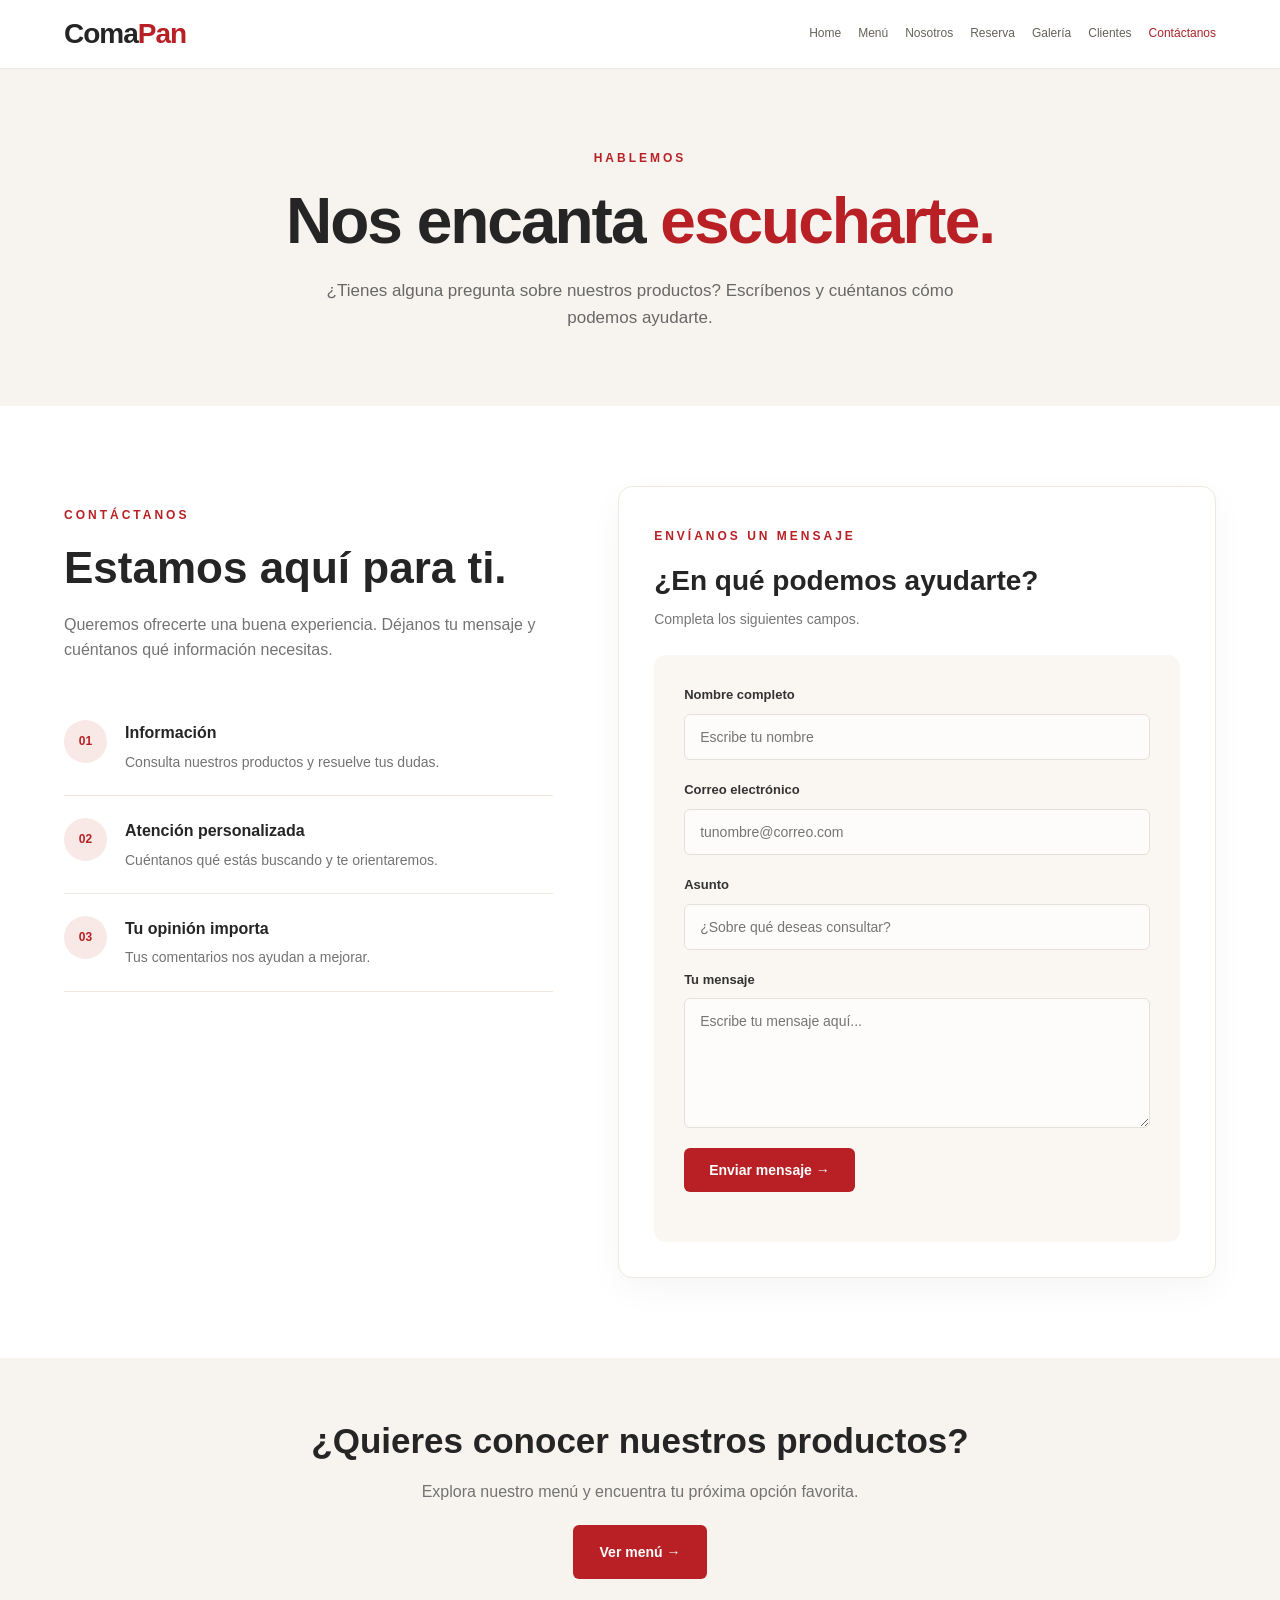
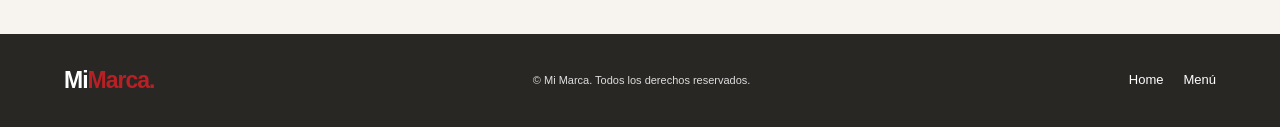
<file: contactanos.html>
<!DOCTYPE html>
<html lang="es">
<head>
  <meta charset="UTF-8">
  <meta name="viewport" content="width=device-width, initial-scale=1.0">
  <title>Contáctanos | Coma Pan</title>
  <link rel="stylesheet" href="styles.css">
  <script src="script.js" defer></script>
</head>
<body>

  <header class="header">
    <div class="container nav-container">
      <a href="index.html" class="logo">Coma<span>Pan</span></a>

      <nav class="nav-links">
        <a href="index.html">Home</a>
        <a href="productos.html">Menú</a>
        <a href="#" class="inactive-link">Nosotros</a>
        <a href="#" class="inactive-link">Reserva</a>
        <a href="#" class="inactive-link">Galería</a>
        <a href="#" class="inactive-link">Clientes</a>
        <a href="contactanos.html" class="active">Contáctanos</a>
      </nav>
    </div>
  </header>

  <main>
    <section class="contact-hero">
      <div class="container contact-hero-content">
        <span class="eyebrow">HABLEMOS</span>
        <h1>Nos encanta <span>escucharte.</span></h1>
        <p>
          ¿Tienes alguna pregunta sobre nuestros productos?
          Escríbenos y cuéntanos cómo podemos ayudarte.
        </p>
      </div>
    </section>

    <section class="contact-main">
      <div class="container contact-layout">

        <div class="contact-intro">
          <span class="eyebrow">CONTÁCTANOS</span>
          <h2>Estamos aquí para ti.</h2>
          <p>
            Queremos ofrecerte una buena experiencia. Déjanos tu mensaje
            y cuéntanos qué información necesitas.
          </p>

          <div class="contact-detail">
            <div class="contact-detail-icon">01</div>
            <div>
              <h3>Información</h3>
              <p>Consulta nuestros productos y resuelve tus dudas.</p>
            </div>
          </div>

          <div class="contact-detail">
            <div class="contact-detail-icon">02</div>
            <div>
              <h3>Atención personalizada</h3>
              <p>Cuéntanos qué estás buscando y te orientaremos.</p>
            </div>
          </div>

          <div class="contact-detail">
            <div class="contact-detail-icon">03</div>
            <div>
              <h3>Tu opinión importa</h3>
              <p>Tus comentarios nos ayudan a mejorar.</p>
            </div>
          </div>
        </div>

        <div class="contact-form-card">
          <span class="eyebrow">ENVÍANOS UN MENSAJE</span>
          <h2>¿En qué podemos ayudarte?</h2>
          <p class="contact-form-description">
            Completa los siguientes campos.
          </p>

          <form id="contactForm" class="contact-form">
            <div class="form-field">
              <label for="name">Nombre completo</label>
              <input
                type="text"
                id="name"
                name="name"
                placeholder="Escribe tu nombre"
                required
              >
            </div>

            <div class="form-field">
              <label for="email">Correo electrónico</label>
              <input
                type="email"
                id="email"
                name="email"
                placeholder="tunombre@correo.com"
                required
              >
            </div>

            <div class="form-field">
              <label for="subject">Asunto</label>
              <input
                type="text"
                id="subject"
                name="subject"
                placeholder="¿Sobre qué deseas consultar?"
                required
              >
            </div>

            <div class="form-field">
              <label for="message">Tu mensaje</label>
              <textarea
                id="message"
                name="message"
                placeholder="Escribe tu mensaje aquí..."
                required
              ></textarea>
            </div>

            <button type="submit" class="btn btn-primary contact-submit">
              Enviar mensaje →
            </button>

            <p id="formMessage" class="form-message" aria-live="polite"></p>
          </form>
        </div>

      </div>
    </section>

    <section class="contact-bottom">
      <div class="container contact-bottom-content">
        <h2>¿Quieres conocer nuestros productos?</h2>
        <p>Explora nuestro menú y encuentra tu próxima opción favorita.</p>
        <a href="productos.html" class="btn btn-primary">Ver menú →</a>
      </div>
    </section>
  </main>

  <footer class="footer">
    <div class="container footer-content">
      <a href="index.html" class="logo">Mi<span>Marca.</span></a>
      <p>© <span id="year"></span> Mi Marca. Todos los derechos reservados.</p>
      <div class="footer-links">
        <a href="index.html">Home</a>
        <a href="productos.html">Menú</a>
      </div>
    </div>
  </footer>

</body>
</html>
</file>
<file: styles.css>
/* ========================================
   CONFIGURACIÓN GENERAL
======================================== */

* {
  margin: 0;
  padding: 0;
  box-sizing: border-box;
}

:root {
  --primary: #b82025;
  --primary-dark: #92191e;
  --secondary: #f8e9d5;
  --dark: #252525;
  --text: #666666;
  --white: #ffffff;
  --light: #faf7f2;
  --border: #e8e3dd;
}

html {
  scroll-behavior: smooth;
}

body {
  font-family: Arial, Helvetica, sans-serif;
  color: var(--dark);
  background-color: var(--white);
  line-height: 1.6;
}

a {
  text-decoration: none;
  color: inherit;
}

img {
  max-width: 100%;
  display: block;
}

.container {
  width: 90%;
  max-width: 1200px;
  margin: 0 auto;
}

/* ========================================
   ENCABEZADO Y NAVEGACIÓN
======================================== */

.header {
  width: 100%;
  background-color: var(--white);
  border-bottom: 1px solid var(--border);
  position: sticky;
  top: 0;
  z-index: 1000;
}

.nav-container {
  min-height: 85px;
  display: flex;
  justify-content: space-between;
  align-items: center;
  gap: 30px;
}

.logo {
  font-size: 28px;
  font-weight: 800;
  color: var(--dark);
  letter-spacing: -1px;
}

.logo span {
  color: var(--primary);
}

.nav-links {
  display: flex;
  align-items: center;
  gap: 35px;
}

.nav-links a {
  font-size: 15px;
  font-weight: 600;
  color: var(--dark);
  transition: color 0.3s ease;
}

.nav-links a:hover,
.nav-links a.active {
  color: var(--primary);
}

/* ========================================
   PORTADA PRINCIPAL
======================================== */

.hero {
  background-color: var(--light);
  padding: 75px 0;
  overflow: hidden;
}

.hero-content {
  display: grid;
  grid-template-columns: 1fr 1fr;
  align-items: center;
  gap: 60px;
}

.hero-text {
  max-width: 550px;
}

.eyebrow {
  display: inline-block;
  color: var(--primary);
  font-size: 12px;
  font-weight: 800;
  letter-spacing: 3px;
  margin-bottom: 18px;
}

.hero h1 {
  font-size: clamp(36px, 5vw, 62px);
  line-height: 1.12;
  font-weight: 800;
  letter-spacing: -2px;
  margin-bottom: 25px;
}

.hero h1 span {
  color: var(--primary);
  display: block;
}

.hero p {
  font-size: 17px;
  color: var(--text);
  margin-bottom: 30px;
  max-width: 480px;
}

.hero-image {
  height: 440px;
  overflow: hidden;
  border-radius: 18px;
}

.hero-image img {
  width: 100%;
  height: 100%;
  object-fit: cover;
}

/* ========================================
   BOTONES
======================================== */

.hero-buttons {
  display: flex;
  flex-wrap: wrap;
  gap: 15px;
  margin-top: 25px;
}

.btn {
  display: inline-flex;
  justify-content: center;
  align-items: center;
  padding: 14px 25px;
  border-radius: 6px;
  font-size: 14px;
  font-weight: 700;
  border: 2px solid transparent;
  transition: all 0.3s ease;
  cursor: pointer;
}

.btn-primary {
  background-color: var(--primary);
  color: var(--white);
}

.btn-primary:hover {
  background-color: var(--primary-dark);
  transform: translateY(-2px);
}

.btn-secondary {
  color: var(--primary);
  border-color: var(--primary);
  background-color: transparent;
}

.btn-secondary:hover {
  background-color: var(--primary);
  color: var(--white);
}

/* ========================================
   SECCIÓN DE PRESENTACIÓN
======================================== */

.about {
  padding: 90px 0;
  text-align: center;
}

.about-content {
  max-width: 800px;
}

.about h2 {
  font-size: clamp(28px, 4vw, 42px);
  line-height: 1.2;
  margin-bottom: 20px;
}

.about p {
  color: var(--text);
  font-size: 16px;
  max-width: 700px;
  margin: 0 auto;
}

/* ========================================
   PÁGINA DE PRODUCTOS
======================================== */

.page-hero {
  background-color: var(--light);
  padding: 65px 0;
  text-align: center;
}

.page-hero h1 {
  font-size: clamp(32px, 5vw, 48px);
  margin-bottom: 12px;
}

.page-hero p {
  color: var(--text);
  max-width: 650px;
  margin: 0 auto;
}

.products-section {
  padding: 70px 0;
}

.products-grid {
  display: grid;
  grid-template-columns: repeat(3, minmax(0, 1fr));
  gap: 30px;
}

.product-card {
  border: 1px solid var(--border);
  border-radius: 12px;
  overflow: hidden;
  background-color: var(--white);
  transition: transform 0.3s ease, box-shadow 0.3s ease;
}

.product-card:hover {
  transform: translateY(-5px);
  box-shadow: 0 12px 30px rgba(0, 0, 0, 0.08);
}

.product-card img {
  width: 100%;
  height: 230px;
  object-fit: cover;
}

.product-info {
  padding: 24px;
}

.product-info h2,
.product-info h3 {
  font-size: 21px;
  margin-bottom: 10px;
}

.product-info p {
  color: var(--text);
  margin-bottom: 18px;
}

.product-link {
  color: var(--primary);
  font-weight: 700;
}

/* ========================================
   PÁGINA DE CONTACTO
======================================== */

.contact-section {
  padding: 75px 0;
}

.contact-grid {
  display: grid;
  grid-template-columns: 0.8fr 1.2fr;
  gap: 60px;
  align-items: start;
}

.contact-info h1 {
  font-size: clamp(32px, 4vw, 45px);
  line-height: 1.2;
  margin-bottom: 20px;
}

.contact-info p {
  color: var(--text);
  margin-bottom: 20px;
}

.contact-form {
  display: flex;
  flex-direction: column;
  gap: 18px;
  padding: 30px;
  background-color: var(--light);
  border-radius: 12px;
}

.contact-form label {
  display: block;
  font-size: 14px;
  font-weight: 700;
  margin-bottom: 7px;
}

.contact-form input,
.contact-form textarea {
  width: 100%;
  padding: 13px 15px;
  border: 1px solid var(--border);
  border-radius: 6px;
  background-color: var(--white);
  font-family: inherit;
  font-size: 15px;
  outline: none;
}

.contact-form input:focus,
.contact-form textarea:focus {
  border-color: var(--primary);
}

.contact-form textarea {
  min-height: 140px;
  resize: vertical;
}

.contact-form button {
  align-self: flex-start;
}

.form-message {
  color: var(--primary);
  font-weight: 700;
}

/* ========================================
   PIE DE PÁGINA
======================================== */

.footer {
  background-color: var(--dark);
  color: var(--white);
  padding: 35px 0;
  text-align: center;
}

.footer p {
  color: #dddddd;
  font-size: 14px;
}

/* ========================================
   DISEÑO RESPONSIVE PARA TABLET Y MÓVIL
======================================== */

@media (max-width: 900px) {
  .hero-content {
    grid-template-columns: 1fr;
    gap: 35px;
  }

  .hero-text {
    max-width: 700px;
  }

  .hero-image {
    height: 350px;
  }

  .products-grid {
    grid-template-columns: repeat(2, minmax(0, 1fr));
  }

  .contact-grid {
    grid-template-columns: 1fr;
    gap: 35px;
  }
}

@media (max-width: 600px) {
  .nav-container {
    min-height: auto;
    padding-top: 18px;
    padding-bottom: 18px;
    flex-direction: column;
    gap: 12px;
  }

  .nav-links {
    width: 100%;
    justify-content: center;
    flex-wrap: wrap;
    gap: 12px 20px;
  }

  .nav-links a {
    font-size: 14px;
  }

  .hero {
    padding: 45px 0;
  }

  .hero h1 {
    font-size: 38px;
    letter-spacing: -1px;
  }

  .hero p {
    font-size: 15px;
  }

  .hero-image {
    height: 270px;
  }

  .hero-buttons {
    flex-direction: column;
    align-items: stretch;
  }

  .btn {
    width: 100%;
  }

  .about {
    padding: 60px 0;
  }

  .products-grid {
    grid-template-columns: 1fr;
  }

  .page-hero {
    padding: 45px 0;
  }

  .products-section,
  .contact-section {
    padding: 45px 0;
  }

  .contact-form {
    padding: 22px;
  }
}

/* Menú de navegación estilo minimalista */

.nav-container {
  min-height: 65px;
}

.nav-links {
  display: flex;
  align-items: center;
  justify-content: flex-end;
  gap: 16px;
  flex-wrap: wrap;
}

.nav-links a {
  color: #666;
  font-size: 13px;
  font-weight: 400;
  text-decoration: none;
  transition: color 0.3s ease;
}

.nav-links a:hover,
.nav-links a.active {
  color: #b82025;
}

.nav-links .inactive-link {
  cursor: default;
}

.nav-links .inactive-link:hover {
  color: #666;
}

@media (max-width: 700px) {
  .nav-container {
    padding: 15px 0;
  }

  .nav-links {
    justify-content: center;
    gap: 12px;
  }
}

/* =====================================
   ESTILO DE LA PAGINA DE PRODUCTOS
===================================== */

.menu-hero,
.contact-hero {
  padding: 85px 0;
  background: #f7f4ef;
  text-align: center;
}

.menu-hero h1,
.contact-hero h1 {
  font-size: clamp(38px, 6vw, 64px);
  line-height: 1.1;
  letter-spacing: -2px;
  margin-bottom: 20px;
}

.menu-hero h1 span,
.contact-hero h1 span {
  color: #b82025;
}

.menu-hero p,
.contact-hero p {
  max-width: 650px;
  margin: 0 auto;
  color: #686868;
  font-size: 17px;
}

.menu-section {
  padding: 80px 0;
}

.section-heading {
  display: flex;
  align-items: end;
  justify-content: space-between;
  gap: 25px;
  margin-bottom: 35px;
}

.section-heading h2 {
  font-size: clamp(27px, 4vw, 38px);
  line-height: 1.2;
}

.section-heading > p {
  color: #777;
  max-width: 300px;
}

.menu-grid {
  display: grid;
  grid-template-columns: repeat(3, minmax(0, 1fr));
  gap: 25px;
}

.menu-card {
  background: #fff;
  border: 1px solid #eee8e1;
  border-radius: 12px;
  overflow: hidden;
  transition: transform 0.3s, box-shadow 0.3s;
}

.menu-card:hover {
  transform: translateY(-6px);
  box-shadow: 0 15px 35px rgba(0, 0, 0, 0.08);
}

.menu-card-image {
  height: 245px;
  position: relative;
  overflow: hidden;
  background: #eee8e1;
}

.menu-card-image img {
  width: 100%;
  height: 100%;
  object-fit: cover;
  transition: transform 0.4s;
}

.menu-card:hover .menu-card-image img {
  transform: scale(1.05);
}

.menu-tag {
  position: absolute;
  top: 15px;
  left: 15px;
  background: #fff;
  color: #b82025;
  border-radius: 4px;
  padding: 6px 11px;
  font-size: 11px;
  font-weight: 700;
}

.menu-card-content {
  padding: 25px;
}

.menu-category {
  color: #b82025;
  font-size: 11px;
  font-weight: 800;
  letter-spacing: 2px;
}

.menu-card-content h3 {
  font-size: 23px;
  margin: 9px 0 12px;
}

.menu-card-content p {
  color: #737373;
  font-size: 14px;
  margin-bottom: 20px;
}

.menu-link {
  display: inline-flex;
  align-items: center;
  gap: 10px;
  color: #b82025;
  font-size: 13px;
  font-weight: 700;
}

.menu-link span {
  transition: transform 0.3s;
}

.menu-link:hover span {
  transform: translateX(5px);
}

.menu-note {
  text-align: center;
  font-size: 12px;
  color: #888;
  margin-top: 30px;
}

.menu-cta {
  background: #f7f4ef;
  padding: 50px 0;
}

.menu-cta-content {
  display: flex;
  justify-content: space-between;
  align-items: center;
  gap: 30px;
}

.menu-cta h2 {
  font-size: 32px;
  margin-bottom: 8px;
}

.menu-cta p {
  color: #686868;
}

/* =====================================
   ESTILO DE LA PAGINA DE CONTACTO
===================================== */

.contact-hero {
  padding: 75px 0;
}

.contact-main {
  padding: 80px 0;
}

.contact-layout {
  display: grid;
  grid-template-columns: 0.9fr 1.1fr;
  align-items: start;
  gap: 65px;
}

.contact-intro {
  padding-top: 15px;
}

.contact-intro h2 {
  font-size: clamp(32px, 4vw, 44px);
  line-height: 1.15;
  margin-bottom: 18px;
}

.contact-intro > p {
  color: #737373;
  margin-bottom: 35px;
}

.contact-detail {
  display: flex;
  align-items: flex-start;
  gap: 18px;
  padding: 22px 0;
  border-bottom: 1px solid #eee8e1;
}

.contact-detail-icon {
  width: 43px;
  height: 43px;
  flex-shrink: 0;
  display: flex;
  justify-content: center;
  align-items: center;
  background: #f8e9e7;
  color: #b82025;
  border-radius: 50%;
  font-size: 12px;
  font-weight: 800;
}

.contact-detail h3 {
  font-size: 16px;
  margin-bottom: 5px;
}

.contact-detail p {
  font-size: 14px;
  color: #737373;
}

.contact-form-card {
  background: #fff;
  border: 1px solid #eee8e1;
  border-radius: 14px;
  padding: 35px;
  box-shadow: 0 12px 35px rgba(0, 0, 0, 0.04);
}

.contact-form-card h2 {
  font-size: 28px;
  line-height: 1.2;
  margin-bottom: 10px;
}

.contact-form-description {
  color: #777;
  font-size: 14px;
  margin-bottom: 25px;
}

.contact-form {
  display: flex;
  flex-direction: column;
  gap: 20px;
}

.form-field label {
  display: block;
  color: #333;
  font-size: 13px;
  font-weight: 700;
  margin-bottom: 8px;
}

.form-field input,
.form-field textarea {
  display: block;
  width: 100%;
  padding: 14px 15px;
  border: 1px solid #e5e0da;
  border-radius: 6px;
  background: #fdfcfb;
  color: #252525;
  font-family: inherit;
  font-size: 14px;
  outline: none;
  transition: border-color 0.3s, box-shadow 0.3s;
}

.form-field input:focus,
.form-field textarea:focus {
  border-color: #b82025;
  box-shadow: 0 0 0 3px rgba(184, 32, 37, 0.08);
}

.form-field textarea {
  min-height: 130px;
  resize: vertical;
}

.contact-submit {
  align-self: flex-start;
  border: none;
  font-family: inherit;
}

.contact-bottom {
  background: #f7f4ef;
  padding: 55px 0;
  text-align: center;
}

.contact-bottom h2 {
  font-size: clamp(25px, 4vw, 35px);
  margin-bottom: 10px;
}

.contact-bottom p {
  color: #737373;
  margin-bottom: 20px;
}

.contact-bottom .btn {
  display: inline-flex;
  width: auto;
}

/* =====================================
   PIE DE PAGINA Y ENLACES
===================================== */

.footer-content {
  display: flex;
  justify-content: space-between;
  align-items: center;
  gap: 20px;
  flex-wrap: wrap;
}

.footer-links {
  display: flex;
  gap: 20px;
  font-size: 13px;
}

.footer-links a:hover {
  color: #f1b5b5;
}

/* =====================================
   ADAPTACION A CELULARES
===================================== */

@media (max-width: 850px) {
  .menu-grid {
    grid-template-columns: repeat(2, minmax(0, 1fr));
  }

  .contact-layout {
    grid-template-columns: 1fr;
    gap: 40px;
  }

  .section-heading {
    display: block;
  }

  .section-heading > p {
    margin-top: 12px;
  }
}

@media (max-width: 600px) {
  .menu-hero,
  .contact-hero {
    padding: 55px 0;
  }

  .menu-hero h1,
  .contact-hero h1 {
    letter-spacing: -1px;
  }

  .menu-section,
  .contact-main {
    padding: 50px 0;
  }

  .menu-grid {
    grid-template-columns: 1fr;
  }

  .menu-card-image {
    height: 240px;
  }

  .menu-cta-content {
    flex-direction: column;
    align-items: flex-start;
  }

  .menu-cta h2 {
    font-size: 27px;
  }

  .contact-form-card {
    padding: 22px;
  }

  .contact-form-card h2 {
    font-size: 24px;
  }

  .contact-submit {
    width: 100%;
  }

  .footer-content {
    flex-direction: column;
    text-align: center;
  }
}

/* =====================================
   INICIO: DISEÑO MINIMALISTA
===================================== */

.minimal-hero {
  background: #faf8f4;
  padding: 65px 0 55px;
}

.minimal-hero-grid {
  display: grid;
  grid-template-columns: 0.9fr 1.1fr;
  align-items: center;
  gap: 65px;
}

.minimal-hero-text {
  padding: 20px 0;
}

.minimal-label {
  display: block;
  color: #a92328;
  font-size: 10px;
  font-weight: 700;
  letter-spacing: 3px;
  margin-bottom: 24px;
}

.minimal-hero h1 {
  font-size: clamp(42px, 5.3vw, 70px);
  font-weight: 500;
  line-height: 1.05;
  letter-spacing: -3px;
  margin-bottom: 25px;
  color: #292724;
}

.minimal-hero h1 span {
  display: block;
  color: #a92328;
}

.minimal-hero-text > p {
  max-width: 390px;
  color: #77716b;
  font-size: 15px;
  line-height: 1.9;
}

.minimal-actions {
  display: flex;
  align-items: center;
  gap: 28px;
  margin-top: 35px;
}

.minimal-button {
  display: inline-flex;
  align-items: center;
  gap: 25px;
  padding: 15px 20px;
  background: #a92328;
  color: #fff;
  font-size: 12px;
  font-weight: 600;
  transition: background 0.3s ease;
}

.minimal-button:hover {
  background: #851b20;
}

.minimal-button span {
  font-size: 17px;
}

.minimal-text-link {
  font-size: 12px;
  color: #5e5953;
  border-bottom: 1px solid #b8b0a7;
  padding-bottom: 5px;
}

.minimal-hero-visual {
  min-width: 0;
}

.minimal-hero-visual img {
  width: 100%;
  height: 440px;
  object-fit: cover;
  display: block;
}

.minimal-image-caption {
  display: flex;
  justify-content: space-between;
  gap: 15px;
  padding-top: 15px;
  color: #77716b;
  font-size: 10px;
}

.minimal-image-caption span:first-child {
  color: #a92328;
  letter-spacing: 1.5px;
  font-weight: 700;
}

.minimal-strip {
  border-top: 1px solid #e9e3db;
  border-bottom: 1px solid #e9e3db;
  background: #fff;
  padding: 23px 0;
}

.minimal-strip-content {
  display: flex;
  justify-content: center;
  align-items: center;
  flex-wrap: wrap;
  gap: 25px;
  color: #68625c;
  font-size: 10px;
  letter-spacing: 2px;
}

.strip-dot {
  width: 5px;
  height: 5px;
  border-radius: 50%;
  background: #a92328;
}

.minimal-about {
  padding: 95px 0;
  background: #fff;
}

.minimal-about-grid {
  display: grid;
  grid-template-columns: 1fr 0.8fr;
  gap: 100px;
  align-items: center;
}

.minimal-about h2 {
  max-width: 470px;
  color: #292724;
  font-size: clamp(32px, 4vw, 47px);
  font-weight: 500;
  line-height: 1.2;
  letter-spacing: -1.5px;
}

.minimal-about h2 span {
  color: #a92328;
}

.minimal-about-copy p {
  color: #77716b;
  font-size: 14px;
  line-height: 2;
  margin-bottom: 25px;
}

.minimal-underlined-link {
  display: inline-flex;
  align-items: center;
  gap: 18px;
  padding-bottom: 8px;
  border-bottom: 1px solid #a92328;
  color: #a92328;
  font-size: 12px;
  font-weight: 700;
}

.minimal-underlined-link span {
  transition: transform 0.3s ease;
}

.minimal-underlined-link:hover span {
  transform: translateX(5px);
}

.minimal-contact {
  padding: 55px 0;
  background: #f5eee6;
}

.minimal-contact-content {
  display: flex;
  justify-content: space-between;
  align-items: center;
  gap: 30px;
}

.minimal-contact .minimal-label {
  margin-bottom: 12px;
}

.minimal-contact h2 {
  color: #292724;
  font-size: clamp(32px, 4vw, 44px);
  font-weight: 500;
  letter-spacing: -1px;
  margin-bottom: 8px;
}

.minimal-contact p {
  color: #77716b;
  font-size: 13px;
}

.minimal-round-button {
  width: 125px;
  height: 125px;
  flex-shrink: 0;
  border-radius: 50%;
  background: #a92328;
  color: #fff;
  display: flex;
  flex-direction: column;
  align-items: center;
  justify-content: center;
  gap: 8px;
  font-size: 11px;
  transition: transform 0.3s, background 0.3s;
}

.minimal-round-button span:last-child {
  font-size: 20px;
}

.minimal-round-button:hover {
  background: #851b20;
  transform: scale(1.04);
}

/* MENÚ SUPERIOR MÁS DISCRETO */

.header {
  background: #fff;
  border-bottom: 1px solid #eee9e2;
}

.nav-container {
  min-height: 68px;
}

.nav-links {
  gap: 17px;
}

.nav-links a {
  font-size: 12px;
  color: #66615c;
}

.nav-links a:hover,
.nav-links a.active {
  color: #a92328;
}

/* PIE DE PÁGINA */

.footer {
  padding: 28px 0;
  background: #292724;
}

.footer .logo {
  color: #fff;
  font-size: 23px;
}

.footer-content p {
  font-size: 11px;
}

/* RESPONSIVE */

@media (max-width: 900px) {
  .minimal-hero-grid {
    grid-template-columns: 1fr 1fr;
    gap: 35px;
  }

  .minimal-hero h1 {
    font-size: clamp(38px, 5vw, 55px);
    letter-spacing: -2px;
  }

  .minimal-hero-visual img {
    height: 360px;
  }

  .minimal-about-grid {
    gap: 45px;
  }

  .nav-links {
    gap: 12px;
  }
}

@media (max-width: 650px) {
  .minimal-hero {
    padding: 45px 0;
  }

  .minimal-hero-grid,
  .minimal-about-grid {
    grid-template-columns: 1fr;
    gap: 35px;
  }

  .minimal-hero h1 {
    font-size: 46px;
  }

  .minimal-hero-visual img {
    height: 300px;
  }

  .minimal-image-caption {
    font-size: 9px;
  }

  .minimal-strip-content {
    gap: 12px;
    font-size: 9px;
    letter-spacing: 1px;
  }

  .minimal-about {
    padding: 60px 0;
  }

  .minimal-about-grid {
    gap: 25px;
  }

  .minimal-contact-content {
    align-items: flex-start;
  }

  .minimal-round-button {
    width: 95px;
    height: 95px;
    font-size: 10px;
  }

  .nav-container {
    padding-top: 12px;
    padding-bottom: 12px;
  }

  .nav-links {
    justify-content: center;
    gap: 12px 15px;
  }

  .footer-content {
    gap: 15px;
  }
}

@media (max-width: 420px) {
  .minimal-hero h1 {
    font-size: 39px;
  }

  .minimal-actions {
    gap: 18px;
  }

  .minimal-button {
    gap: 12px;
    padding: 14px;
  }

  .minimal-contact-content {
    flex-direction: column;
  }

  .minimal-round-button {
    width: 105px;
    height: 105px;
  }
}
</file>
